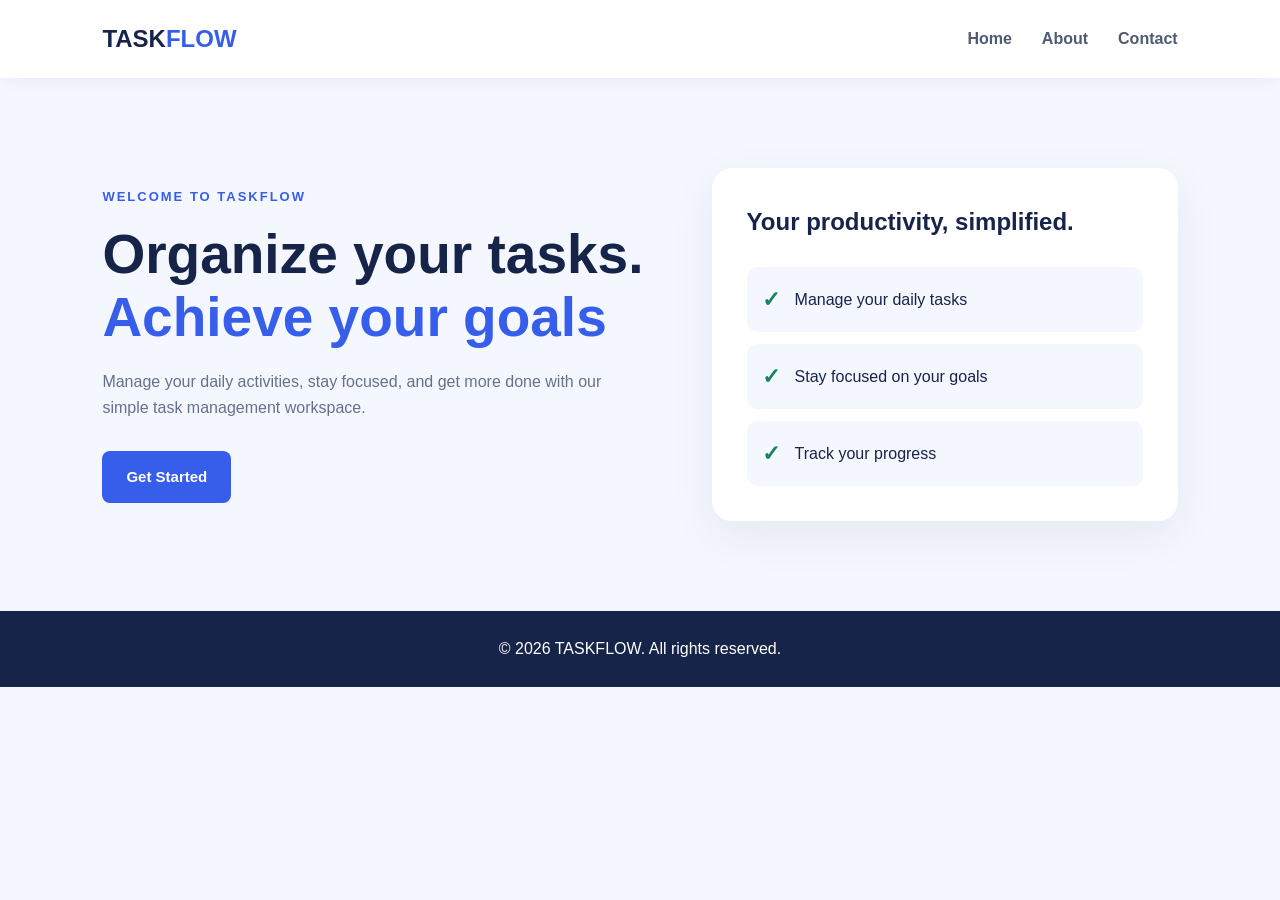
<file: index.html>
<!DOCTYPE html>
<html lang="en">
<head>
  <meta charset="UTF-8">
  <meta name="viewport" content="width=device-width, initial-scale=1.0">
  <title>TASKFLOW - Home</title>
  <link rel="stylesheet" href="index.css">
</head>
<body>
  <header class="navbar">
    <a class="logo">TASK<span>FLOW</span></a>

    <button class="menu-toggle" id="menuToggle"
      aria-label="Open navigation menu"
      aria-expanded="false">☰</button>

    <nav id="navMenu">
      <a>Home</a>
      <a href="about.html">About</a>
      <a href="Contact.html">Contact</a>
    </nav>
  </header>

  <main>
    <section class="hero" id="home">
      <div class="hero-content">
        <p class="eyebrow">WELCOME TO TASKFLOW</p>
        
        <h1>Organize your tasks.
          <span>Achieve your goals</span>
        </h1>

        <p class="description">
          Manage your daily activities, stay focused,
          and get more done with our simple task
          management workspace.
        </p>

        <a href="login.html" class="btn">Get Started </a>
      </div>

      <div class="hero-card">
        <h2>Your productivity, simplified.</h2>

        <div class="feature">
          <span>✓</span>
          <p>Manage your daily tasks</p>
        </div>
        <div class="feature">
          <span>✓</span>
          <p>Stay focused on your goals</p>
        </div>
        <div class="feature">
          <span>✓</span>
          <p>Track your progress</p>
        </div>
      </div>
    </section>
  </main>
  <footer>
   <p>© 2026 TASKFLOW. All rights reserved.</p>
  </footer>
  <script src="index.js"></script>
</body>
</html>
</file>
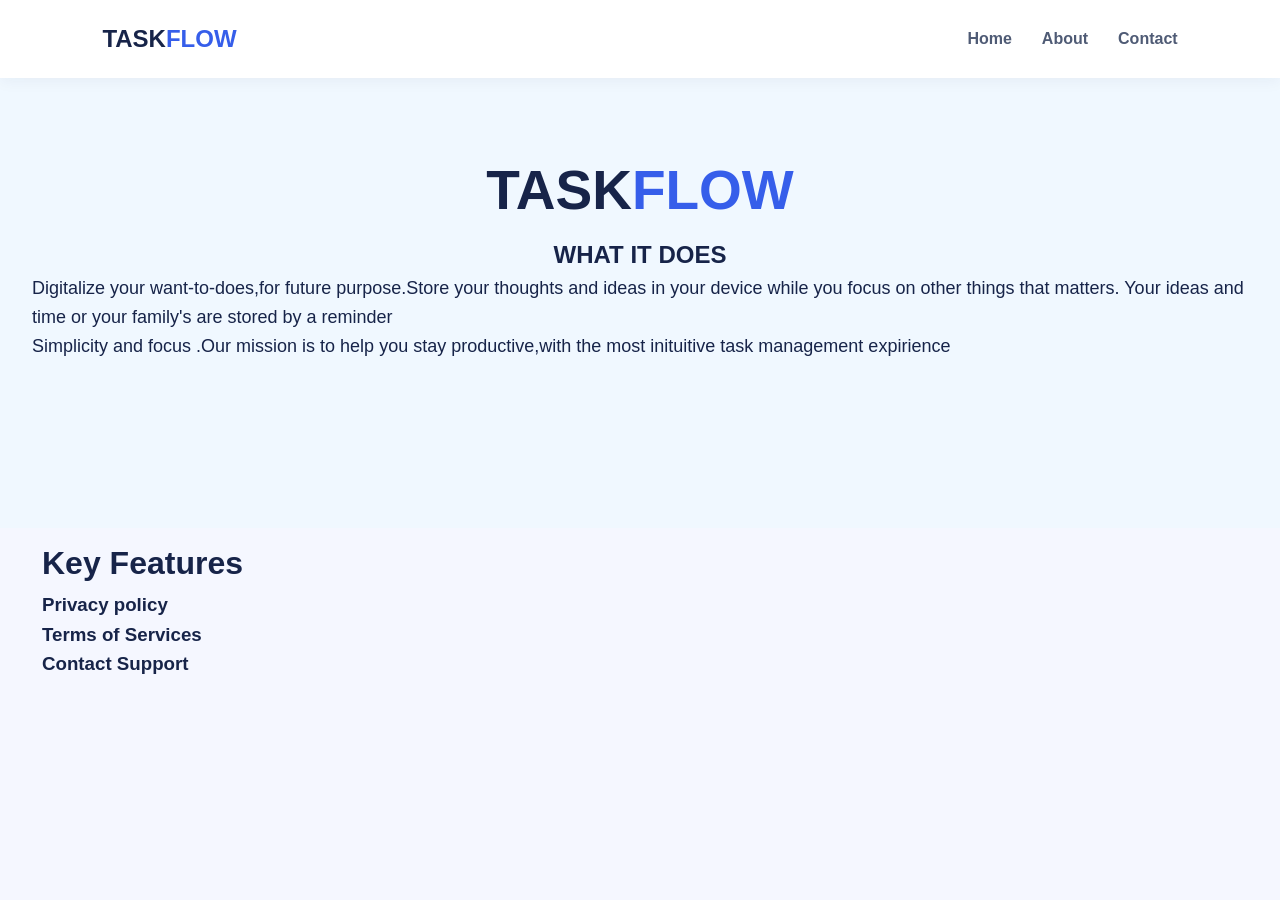
<file: About.html>
<!DOCTYPE html>
<html>
    <head>
        <meta charset="utf-8">
  <meta name="viewport" content="width=device-width, initial-scale=1">
        <title> About</title>
        <link rel="stylesheet" href="about.css">
    </head>
    <body>
        <header class="navbar">
    <a class="logo">TASK<span>FLOW</span></a>

    <button class="menu-toggle" id="menuToggle"
      aria-label="Open navigation menu"
      aria-expanded="false">☰</button>

    <nav id="navMenu">
      <a href="index.html">Home</a>
      <a href="About.html">About</a>
      <a href="Contact.html">Contact</a>
    </nav>
  </header>

      <section>
        <div class="todo"> 
        <div class="move">  <a class="logo">TASK<span>FLOW</span></a></div>
        <div class="first"><h1> WHAT IT DOES</h1> </div>
        <p class="tod"> Digitalize your want-to-does,for future purpose.Store your thoughts and ideas in your device while you focus on other things that matters. Your ideas and time or your family's are stored by a reminder<br> Simplicity and focus .Our mission is to help you stay productive,with the most inituitive task management expirience</p>
        </div>
      </section>
      <div class="key">
        <div class="todos">
        <h1>Key Features</h1>
        <h3>Privacy policy</h3>
        <h3> Terms of Services</h3>
        <h3>Contact Support</h3>
        </div>
      </div>
      <!-- <div class="c-h">
        <div class="carrier-holder"> 
          <marquee style="direction: right;">YOU CAN PLAN FOR </marquee>
          <div class="carrier"> <i>what to do After school/class</i></div>
          <div class="carrier"> <i>what to do This weekend</i></div>
          <div class="carrier"> <i>what to do On a road trip</i></div>
          <div class="carrier"> <i>what to do On a vaccation</i></div>
          <div class="carrier"> <i>what to do When feeling bored</div>
          <div class="carrier"> <i>what to do On my next birthday</i></div>
        </div>
      </div> -->
      <script src="about.js"></script>
    </body>
</html>
</file>
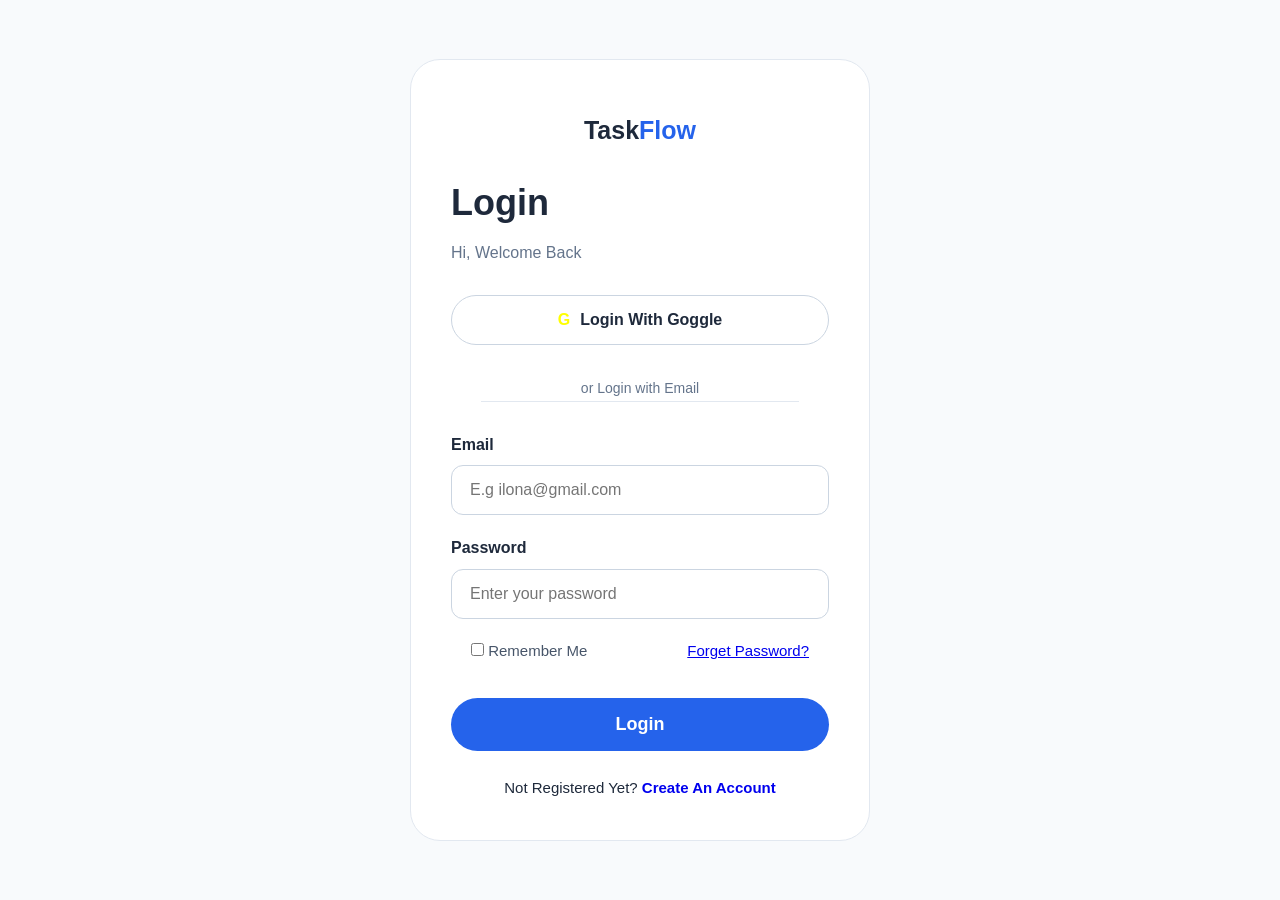
<file: login.html>
<!DOCTYPE html>
<html lang="en">
<head>
    <meta charset="UTF-8">
    <meta name="viewport" content="width=device-width, initial-scale=1.0">
    <title>Document</title>
    <link rel="stylesheet" href="login.css">
</head>
<body>
    <div class="art">

        <div class=" auth-box login-box">
            <div class="logo">
                <a href="index.html" class="logo">
           <!-- <span class="logo-eye"></span>  -->
           <span class="logo-task">Task</span><span class="logo-flow">Flow</span>
        </a>
            </div>
            <h1>Login</h1>
            <p class="subtitle">Hi, Welcome Back </p>
            <form>
                <button type="button" class="goggle-button">
                    <span class="google-icon">G</span>Login With Goggle
                </button>
                <div class="divider">
                    <span>or Login with Email</span>
                </div>
                <div class="form-group">
                    <label for="login-email">Email</label>
                    <input type="email" id="login-email" placeholder="E.g ilona@gmail.com"required>
                </div>
                <div class="form-group">
                    <label for="login-password">Password</label>
                    <input type="password" id="login-password" placeholder="Enter your password" required>
                </div>
                <div class="login-options">
                    <label ><input type="checkbox"> Remember Me</label>
                    <a href="#" class="forget-link">Forget Password?</a>
                </div>
                <button type="submit" class="auth-button">Login</button>
            </form>
            <p class="auth-switch">Not Registered Yet? <a href="signup.html">Create An Account</a></p>

        </div>
    </div>
</body>
</html>
</file>
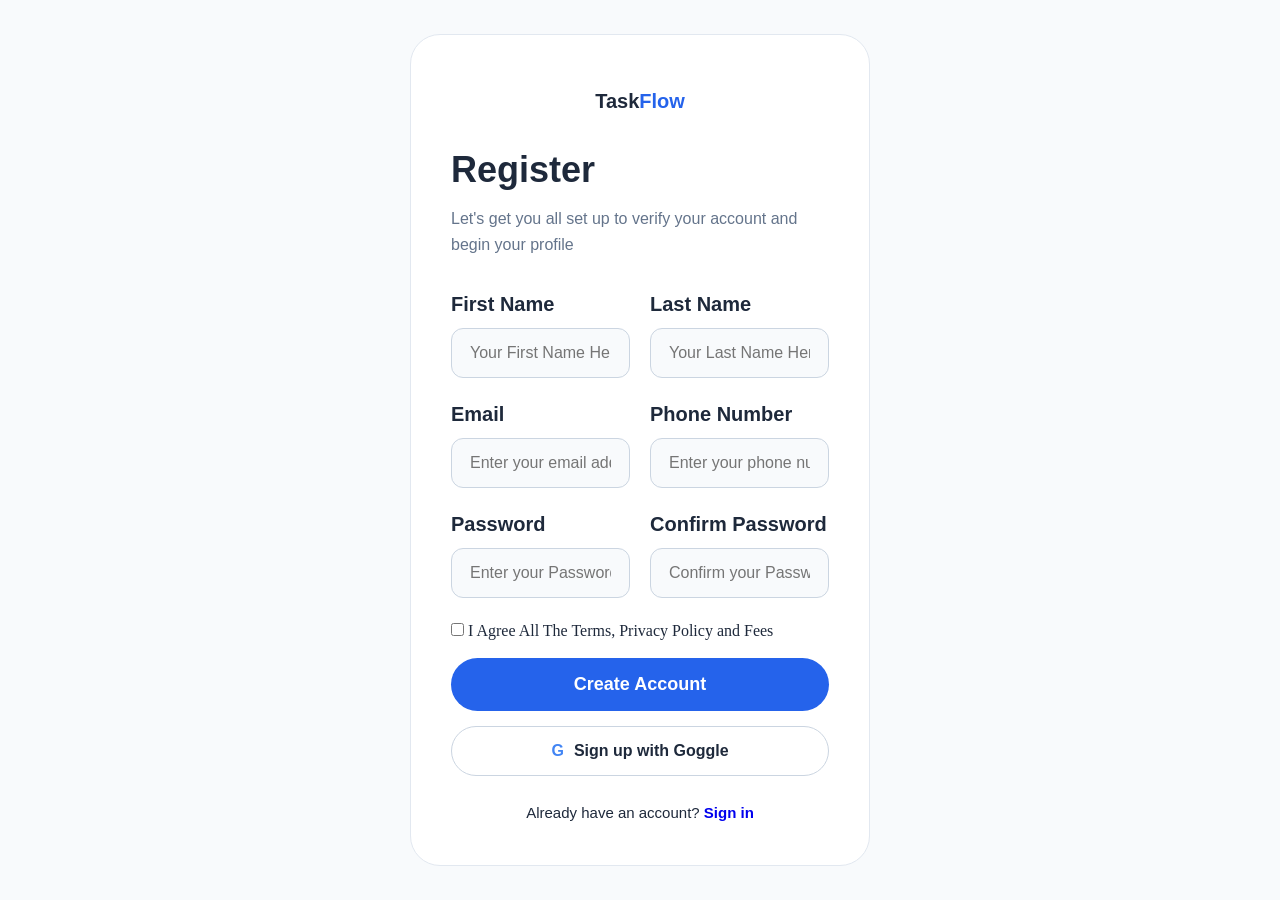
<file: signup.html>
<!DOCTYPE html>
<html lang="en">
<head>
    <meta charset="UTF-8">
    <meta name="viewport" content="width=device-width, initial-scale=1.0">
    <title>Document</title>
    <link rel="stylesheet" href="signup.css">
</head>
<body>
    <div class="art">
        
        <div class="auth-box">
             <div class="logo">
                <a href="index.html" class="logo">
           <!-- <span class="logo-eye"></span>  -->
           <span class="logo-task">Task</span><span class="logo-flow">Flow</span>
        </a>
            </div>
            <h1>Register</h1>
            <p class="subtitle">
                Let's get you all set up to verify your account and begin 
                your profile
            </p>
            <form>
                <div class="form-row">
                    <div class="form-group">
                        <label for="firstname">First Name</label>
                        <input type="text" id="firstname" placeholder="Your First Name Here" required>
                    </div>
                    <div class="form-group">
                        <label for="lastname">Last Name</label>
                        <input type="text" id="lastname" placeholder="Your Last Name Here" required>

                    </div>
                </div>
              <div class="form-row">
                <div class="form-group">
                    <label for="reg-email">Email</label>
                    <input type="text" id="reg-email" placeholder="Enter your email address" required>
                </div>
                <div class="form-group">
                    <label for="phone">Phone Number</label>
                    <input type="tel" id="phone" placeholder="Enter your phone number" required>
                </div>
              </div>  
              
              <div class="form-row">
                <div class="form-group">
                    <label for="reg-password">Password</label>
                    <input type="password" id="reg-password" placeholder="Enter your Password" required>
                </div>
                <div class="form-group">
                    <label for="confirm-password">Confirm Password</label>
                    <input type="password" id="confirm-password" placeholder="Confirm your Password" required>
                </div>
              </div>  
              <div class="checkbox">
                <label><input type="checkbox" required> I Agree All The Terms, Privacy Policy and Fees</label>
              </div>
              <button type="submit" class="auth-button" >
                <a href="tast.html">Create Account</a>
              </button>
              <button type="button" class="goggle-button">
                <span class="google-icon">G</span>
                Sign up with Goggle
              </button>
            </form>
            <p class="auth-switch">
                Already have an account?
                <a href="login.html">Sign in</a>
            
            </p>

        </div>










    </div>
</body>
</html>
</file>
<file: index.css>
* {
  margin: 0;
  padding: 0;
  box-sizing: border-box;
}

html {
  scroll-behavior: smooth;
  scroll-padding-top: 90px;
}

body {
  font-family: Arial, sans-serif;
  background: #f5f7ff;
  color: #172449;
  line-height: 1.6;
}

.navbar {
  display: flex;
  align-items: center;
  justify-content: space-between;
  padding: 20px 8%;
  background: white;
  box-shadow: 0 3px 15px #1724490d;
  position: sticky;
  top: 0;
  z-index: 10;
}

.logo {
  font-size: 24px;
  font-weight: bold;
  text-decoration: none;
  color: #172449;
}

.logo span,
.hero h1 span {
  color: #365eea;
}

nav {
  display: flex;
  gap: 30px;
}

nav a {
  text-decoration: none;
  color: #4f5b75;
  font-weight: 600;
}

nav a:hover {
  color: #365eea;
}

.menu-toggle {
  display: none;
  background: none;
  border: none;
  font-size: 27px;
  cursor: pointer;
  color: #172449;
}

.hero {
  display: grid;
  grid-template-columns: 1.2fr 1fr;
  align-items: center;
  gap: 50px;
  padding: 90px 8%;
}

.eyebrow {
  color: #365eea;
  font-size: 13px;
  font-weight: bold;
  letter-spacing: 2px;
  margin-bottom: 15px;
}

.hero h1 {
  font-size: clamp(36px, 5vw, 55px);
  line-height: 1.15;
  margin-bottom: 20px;
}

.description {
  color: #65718a;
  margin-bottom: 30px;
  max-width: 500px;
}

.btn {
  display: inline-block;
  background: #365eea;
  color: white;
  border: none;
  padding: 14px 24px;
  border-radius: 8px;
  font-size: 15px;
  font-weight: bold;
  text-decoration: none;
  cursor: pointer;
  transition: 0.2s;
}

.btn:hover {
  background: #2448c5;
  transform: translateY(-2px);
}

.hero-card {
  background: white;
  padding: 35px;
  border-radius: 20px;
  box-shadow: 0 15px 45px #17244912;
}

.hero-card h2 {
  margin-bottom: 25px;
}

.feature {
  display: flex;
  align-items: center;
  gap: 15px;
  padding: 15px;
  background: #f5f7ff;
  border-radius: 10px;
  margin-top: 12px;
}

.feature span {
  color: #18845c;
  font-weight: bold;
  font-size: 22px;
}



footer {
  background: #172449;
  color: white;
  text-align: center;
  padding: 25px;

}

@media (max-width: 700px) {
  .navbar {
    padding: 18px 5%;
    flex-wrap: wrap;
  }

  .menu-toggle {
    display: block;
  }

  nav {
    display: none;
    flex-direction: column;
    width: 100%;
    gap: 0;
    padding-top: 15px;
  }

  nav.open {
    display: flex;
  }

  nav a {
    padding: 12px 0;
  }

  .hero {
    grid-template-columns: 1fr;
    padding: 55px 6%;
    gap: 35px;
  }

  .hero-card {
    padding: 25px;
  }

  .about,
  .contact {
    padding: 55px 6%;
  }
}
</file>
<file: about.css>
* {
  margin: 0;
  padding: 0;
  box-sizing: border-box;
}

html {
  scroll-behavior: smooth;
  scroll-padding-top: 90px;
}

body {
  font-family: Arial, sans-serif;
  background: #f5f7ff;
  color: #172449;
  line-height: 1.6;
}

.navbar {
  display: flex;
  align-items: center;
  justify-content: space-between;
  padding: 20px 8%;
  background: white;
  box-shadow: 0 3px 15px #1724490d;
  position: sticky;
  top: 0;
  z-index: 10;
}

.logo {
  font-size: 24px;
  font-weight: bold;
  text-decoration: none;
  color: #172449;
}

.logo span,
.hero h1 span {
  color: #365eea;
}

nav {
  display: flex;
  gap: 30px;
}

nav a {
  text-decoration: none;
  color: #4f5b75;
  font-weight: 600;
}

nav a:hover {
  color: #365eea;
}




.menu-toggle {
  display: none;
  background: none;
  border: none;
  font-size: 27px;
  cursor: pointer;
  color: #172449;
}

section{
    /* color: #800080; */
    background-color: aliceblue;
    height: 50vh;
    width: 100%;
    display: flex;
    justify-content: center;
    align-items: center;
    /* box-decoration-break: underline; */
}
.todo{
 height: 35vh;
 width: 95%;
}
.first{
  display:flex;
  justify-content: center;
}
.tod{
    font-size: 18px;
    font-weight: 350;
    font-width: 9px;
}
.c-h{
  height: 70vh;
 width: 100%;
 /* background-color: #b42323; */
 display: flex;
 /* justify-content: center; */
 align-items: center;
}
.carrier-holder{
  width: 50%;
  height: 70%;
  background-color:#2f6fed ;
   display: flex;
   flex-direction: column;
   justify-content: space-between;
   padding-bottom: 10px;
}
.carrier{
  width: 98%;
  height: 40px;
  /* background-color: beige; */
  border-radius: 40px;
  font-size: 20px;
    font-weight: 550;
    font-width: 10px;
    /* color: purple; */
    display:flex;
    align-items:center ;
    


}
marquee{
  color: gold;
  font-size: 45px;
  font-weight: 550;
  font-width: 10px;
  font-family:monospace;
  text-decoration-line: underline;
}
.key{
  /* background-color: #2f6eed9c; */
 height: 30vh;
    width: 100%;
    display: flex;
    justify-content: center;
    /* align-items: center; */
    box-decoration-break: underline; 
}
.todos{
  height: 35vh;
 width: 95%;
 /* background-color: #2f6fed; */
 padding: 10px;
}
.move{
  height: 90px;
  width: 100%;
  /* background-color: #2f6eedb0; */
  display: flex;
  justify-content: center;
  & a{
    font-size: 55px;
    font-width: 60px;
  }
}





@media(max-width: 767px){
  body{
    height: auto;
  }
  .todo{
    height: auto;
  }
  .key{
    height: auto;
  }
  section{
    height: auto;
  }
  .tod{
    height: auto;
  }
  .navbar {
    padding: 18px 5%;
    flex-wrap: wrap;
  }

  .menu-toggle {
    display: block;
  }

  nav {
    display: none;
    flex-direction: column;
    width: 100%;
    gap: 0;
    padding-top: 15px;
  }

  nav.open {
    display: flex;
  }

  nav a {
    padding: 12px 0;
  }
}
</file>
<file: login.css>
*{
    margin: 0;
    box-sizing: border-box;
    padding: 0;
}
body{
    background-color: #f8fafc;
    color: #1e293b;
    line-height: 1.6;
    min-height: 100vh;
    display: flex;
    flex-direction: column;
    justify-content: center;
    align-items: center;
    margin: 0;
}
.art{
    width: 100%;
    max-width: 500px;
    margin: 0 auto;
    padding: 20px;
    
    flex-direction: column;
    align-items: center;
}
.art logo{
    margin-bottom: 25px;
    display: inline-flex;
    justify-content: center;
    text-align: center;
}
.logo-task{
    color: #1e293b;
    font-weight: bolder;
    font-size: 25px;
    font-family: 'Segoe UI', Tahoma, Geneva, Verdana, sans-serif;
    font-size: 25px;
    font-family: 'Segoe UI', Tahoma, Geneva, Verdana, sans-serif;
    
}
.logo-flow{
    color: #2563eb;
    font-weight: bolder;
    font-family: 'Segoe UI', Tahoma, Geneva, Verdana, sans-serif;
    font-size: 25px;
    font-family: 'Segoe UI', Tahoma, Geneva, Verdana, sans-serif;
    font-size: 25px;
}
.login-box{
    max-width: 500px;
    margin: 0auto;
}
.auth-box{
    background-color: #ffffff;
    padding: 40px;
    border-radius: 30px;
    border: 1px solid #e2e8f0;
}
.auth-box h1{
    font-size: 36px;
    margin-bottom: 8px;
    color: #1e293b;
    font-family: 'Segoe UI', Tahoma, Geneva, Verdana, sans-serif;
}
.logo{
    text-align: center;
    text-decoration: none;
    margin-top: 10px;
    margin-bottom: 24px;
}
.subtitle{
    color: #64748b;
    margin-bottom: 30px;
    font-size: 16px;
    font-family: 'Segoe UI', Tahoma, Geneva, Verdana, sans-serif;
}
.form-group{
    display: flex;
    flex-direction: column;
    margin-bottom: 20px;
    font-family: 'Segoe UI', Tahoma, Geneva, Verdana, sans-serif;
}
.form-group label{
    font-size: 16px;
    font-weight: bolder;
    margin-bottom: 8px;
    color: #1e293b;
}
.form-group input,
.form-group textarea{
    width: 100%;
    padding: 15px 18px;
    font-size: 16px;
    border: 1px solid #cbd5e1;
    border-radius: 12px;
    outline: none;
    color: #1e293b;
}
.goggle-button{
    width: 100%;
    background-color: #ffffff;
    color: #1e293b;
    padding: 15px;
    border: 1px solid #cbd5e1;
    border-radius: 50px;
    font-size: 16px;
    font-weight: bolder;
    cursor: pointer;
    display: flex;
    justify-content: center;
    align-items: center;
    gap: 10px;
    margin-top: 15px;
    transition: background-color 0.2s ease;
}
.goggle-button:hover{
    background-color: #f1f5f9;
}
.google-icon{
    font-weight: bold;
    color: yellow;
}
.divider{
    text-align: center;
    border-bottom: 1px solid #e2e8f0;
    margin: 30px;
    font-family: 'Segoe UI', Tahoma, Geneva, Verdana, sans-serif;
}
.divider span{
    background: #ffffff;
    padding: 0 15px;
    color: #64748b;
    font-size: 14px;
}
.login-options{
    display: flex;
    justify-content: space-between;
    align-items: center;
    margin: 20px;
    font-size: 15px;
    color: #475569;
    font-family: 'Segoe UI', Tahoma, Geneva, Verdana, sans-serif;
}
.forget-links{
    color: #2563eb;
    text-decoration: none;
}
.auth-button{
    width: 100%;
    background-color:#2563EB ;
    color: white;
    padding: 16px;
    border: none;
    border-radius: 50px;
    font-size: 18px;
    cursor: pointer;
    margin-top: 15px;
    font-weight: bolder;
    transition: background-color 0.2s;
}
.auth-switch{
    text-align: center;
    margin-top: 25px;
    font-size: 15px;
    font-family: 'Segoe UI', Tahoma, Geneva, Verdana, sans-serif;
}
.auth-switch a{
    text-decoration: none;
    font-weight: bolder;
    background-color: white;
} 
@media(max-width:600px){
    .form-row{
        flex-direction: column;
        gap: 0;
    }
    .auth-box{
        padding: 25px 20px;
    }
}
</file>
<file: signup.css>
*{
    margin: 0;
    box-sizing: border-box;
    padding: 0;
}
body{
    background-color: #f8fafc;
    color: #1e293b;
    line-height: 1.6;
    min-height: 100vh;
    display: flex;
    flex-direction: column;
    justify-content: center;
    align-items: center;
    margin: 0;
}
.art{
    width: 100%;
    max-width: 500px;
    margin: 0 auto;
    padding: 20px;
    
    flex-direction: column;
    align-items: center;
}
.art logo{
    margin-bottom: 25px;
    display: inline-flex;
    justify-content: center;
    text-align: center;
}
.logo-task{
    color: #1e293b;
    font-weight: bolder;
    font-size: 20px;
    font-family: 'Segoe UI', Tahoma, Geneva, Verdana, sans-serif;
    
}
.logo-flow{
    color: #2563eb;
    font-weight: bolder;
    font-size: 20px;
    font-family:'Segoe UI', Tahoma, Geneva, Verdana, sans-serif ;
}
.auth-box{
    background-color: #ffffff;
    padding: 40px;
    border-radius: 30px;
    border: 1px solid #e2e8f0;
}
.auth-box h1{
    font-size: 36px;
    margin-bottom: 8px;
    color: #1e293b;
    font-family: 'Segoe UI', Tahoma, Geneva, Verdana, sans-serif;
}
.subtitle{
    color: #64748b;
    margin-bottom: 30px;
    font-size: 16px;
    font-family: 'Segoe UI', Tahoma, Geneva, Verdana, sans-serif;
}
.form-row{
    display: flex;
    gap: 20px;
}
.form-row.form-group{
    flex: 1;
}
.form-group{
    display: flex;
    flex-direction: column;
    margin-bottom: 20px;
    font-family: 'Segoe UI', Tahoma, Geneva, Verdana, sans-serif;
    font-size: 20px;
}
.form-group label{
    font-size: 20px;
    font-weight: bolder;
    margin-bottom: 8px;
    color: #1e293b;
    font-family: 'Segoe UI', Tahoma, Geneva, Verdana, sans-serif;
}
.form-group input,
.form-group textarea{
    width: 100%;
    padding: 15px 18px;
    font-size: 16px;
    font-family: 'Segoe UI', Tahoma, Geneva, Verdana, sans-serif;
    background-color: #f8fafc;
    border: 1px solid #cbd5e1;
    border-radius: 12px;
    outline: none;
    color: #1e293b;
}
.form-group input:focus,
.form-group textarea:focus{
    border-color: #2563eb;
    background-color: #ffffff;
}
.goggle-button{
    width: 100%;
    background-color: #ffffff;
    color: #1e293b;
    padding: 15px;
    border: 1px solid #cbd5e1;
    border-radius: 50px;
    font-size: 16px;
    font-weight: bolder;
    cursor: pointer;
    display: flex;
    justify-content: center;
    align-items: center;
    gap: 10px;
    margin-top: 15px;
    transition: background-color 0.2s ease;
    font-family: 'Segoe UI', Tahoma, Geneva, Verdana, sans-serif;
}
.goggle-button:hover{
    background-color: #f1f5f9;
}
.google-icon{
    font-weight: bold;
    color: #4285F4;
}
.auth-button{
    width: 100%;
    background-color:#2563EB ;
    color: white;
    padding: 16px;
    border: none;
    border-radius: 50px;
    font-size: 18px;
    cursor: pointer;
    margin-top: 15px;
    font-weight: bolder;
    transition: background-color 0.2s;
    font-family: 'Segoe UI', Tahoma, Geneva, Verdana, sans-serif;
}
.logo{
    text-align: center;
    text-decoration: none;
    margin-top: 10px;
    margin-bottom: 24px;
    font-size: 20px;
    font-weight: bold;
    font-family: 'Segoe UI', Tahoma, Geneva, Verdana, sans-serif;
}
.auth-button a{
    text-decoration: none;
    color: white;
}
.auth-switch{
    text-align: center;
    margin-top: 25px;
    font-size: 15px;
    font-family: 'Segoe UI', Tahoma, Geneva, Verdana, sans-serif;
}
 .auth-switch a{
    text-decoration: none;
    font-weight: bolder;
} 
@media(max-width:600px){
    .form-row{
        flex-direction: column;
        gap: 0;
    }
    .auth-box{
        padding: 25px 20px;
    }
}
</file>
